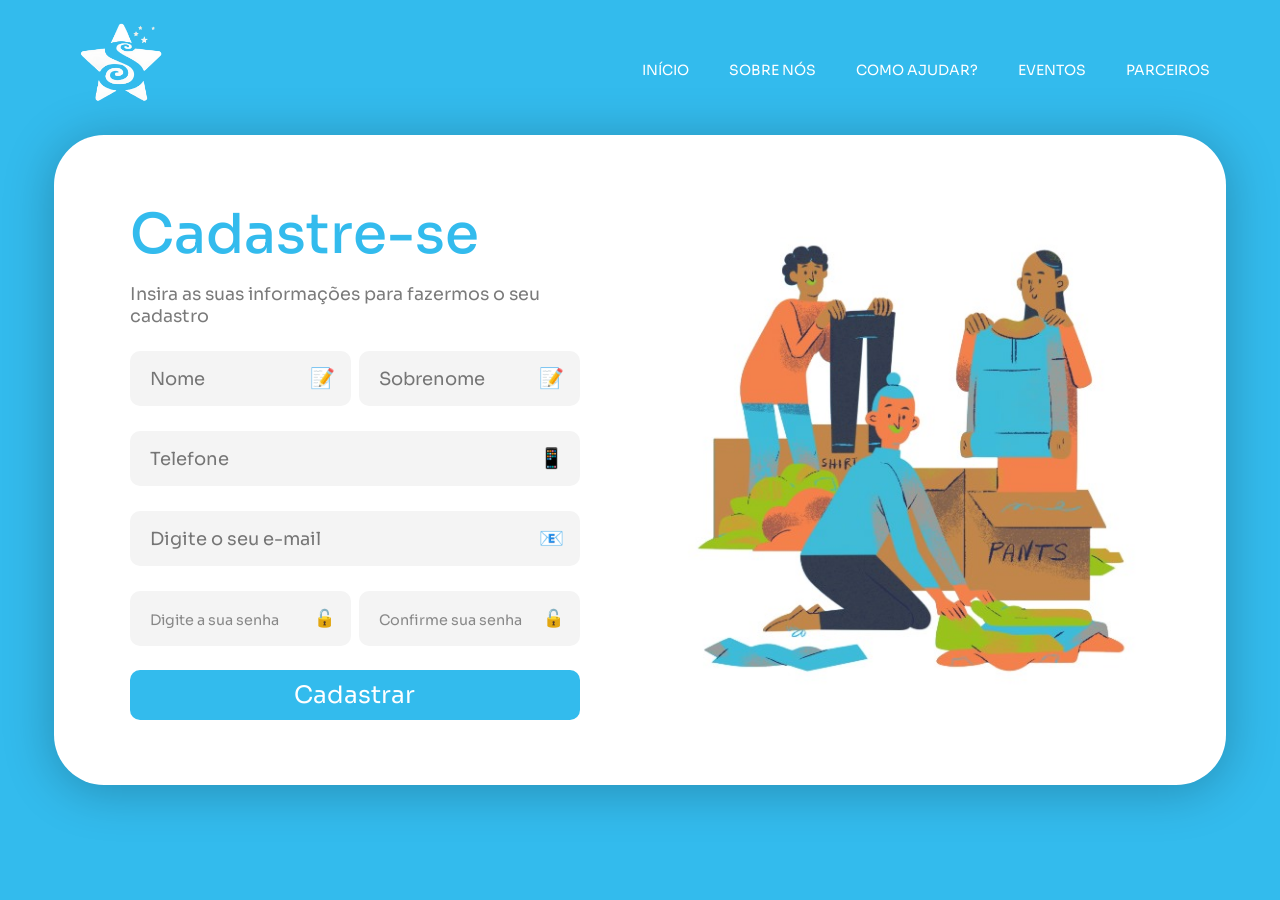
<file: src/cadastro.html>
<!DOCTYPE html>
<html lang="pt-BR">

<head>
    <meta charset="UTF-8">
    <meta name="viewport" content="width=device-width, initial-scale=1.0">
    <title>Cadastro</title>
    <link rel="stylesheet" href="cadastro.css">
    <link rel="stylesheet" href="https://cdnjs.cloudflare.com/ajax/libs/font-awesome/6.4.2/css/all.min.css"
        integrity="sha512-z3gLpd7yknf1YoNbCzqRKc4qyor8gaKU1qmn+CShxbuBusANI9QpRohGBreCFkKxLhei6S9CQXFEbbKuqLg0DA=="
        crossorigin="anonymous" referrerpolicy="no-referrer" />
    <link rel="shortcut icon" href="img/estrelacolorida.jpg" type="image/x-icon">
    <script src="https://api.mapbox.com/mapbox-gl-js/v2.14.1/mapbox-gl.js"></script>
    <link href='https://api.mapbox.com/mapbox-gl-js/v2.14.1/mapbox-gl.css' rel='stylesheet' />
    <link rel="stylesheet" href="https://cdn.jsdelivr.net/npm/bootstrap-icons@1.11.3/font/bootstrap-icons.min.css">
</head>

<body>
    <header>
        <div id="img-logo">
            <a href="index.html"><img src="imgensLogin/estrelaBranca.png" alt="logotipo" class="logotipo"></a>
        </div>
        <input type="checkbox" id="nav_check" hidden>
        <nav>
            <div class="logo">
                <div class="logo2">
                </div>
            </div>
            <ul>
                <li><a class="a-nav" href="index.html">INÍCIO</a></li>
                <li><a class="a-nav" href="index.html#quem-pode">SOBRE NÓS</a></li>
                <li><a class="a-nav" href="index.html#quem-somos">COMO AJUDAR?</a></li>
                <li><a class="a-nav" href="index.html#workshops-container">EVENTOS</a></li>
                <li><a class="a-nav" href="index.html#parceiros">PARCEIROS</a></li>
            </ul>
        </nav>
        <label for="nav_check" class="hamburguer">
            <div></div>
            <div></div>
            <div></div>
        </label>
    </header>
    <main>
        <section id="login">
            <section class="background">
                <div class="login-aside">
                    <h1>Cadastre-se</h1>
                    <p>Insira as suas informações para fazermos o seu cadastro</p>
                   
                    <section id="input-login">

                        <div class="name-container">
                            <div class="nome-wrapper">
                                <input id="nome" type="text" placeholder="Nome">
                                <button type="button" id="toggleNome" aria-label="Mostrar nome">📝</button>
                            </div>
                    
                            <div class="sobrenome-wrapper">
                                <input id="sobrenome" type="text" placeholder="Sobrenome">
                                <button type="button" id="toggleSobrenome" aria-label="Mostrar sobrenome">📝</button>
                            </div>
                        </div>

                        <div class="telefone-wrapper">
                            <input id="telefone" type="tel" placeholder="Telefone" autocomplete="tel" pattern="^\(d{2}\)\d{4,5}-\d{4}$">
                            <button type="button" id="toggleTelefone" aria-label="Mostrar telefone">
                                📱
                            </button>
                        </div>

                        <div class="email-wrapper">
                            <input id="email" type="email" placeholder="Digite o seu e-mail" autocomplete="email">
                            <button type="button" id="toggleEmail" aria-label="Mostrar email">
                                📧
                            </button>
                        </div>
                        
                        <div class="passwords-container">
                            <div class="password-wrapper">
                                <input id="password" type="password" placeholder="Digite a sua senha">
                                <button type="button" id="togglePassword" aria-label="Mostrar senha">🔓</button>
                            </div>
                            
                            <div class="passwordConfirme-wrapper">
                                <input id="passwordConfirme" type="password" placeholder="Confirme sua senha">
                                <button type="button" id="togglePasswordConfirme" aria-label="Mostrar senha">🔓</button>
                            </div>
                        </div>
                    </section>
                    <button id="button">
                        <span id="loadingIcon" style="display:none;">🔄</span>
                        Cadastrar
                    </button>
                    
                </div>
                <div class="login-img">
                </div>
            </section>
        </section>
    </main>
    
</body>
<script src="cadastro.js"></script>

</html>
</file>
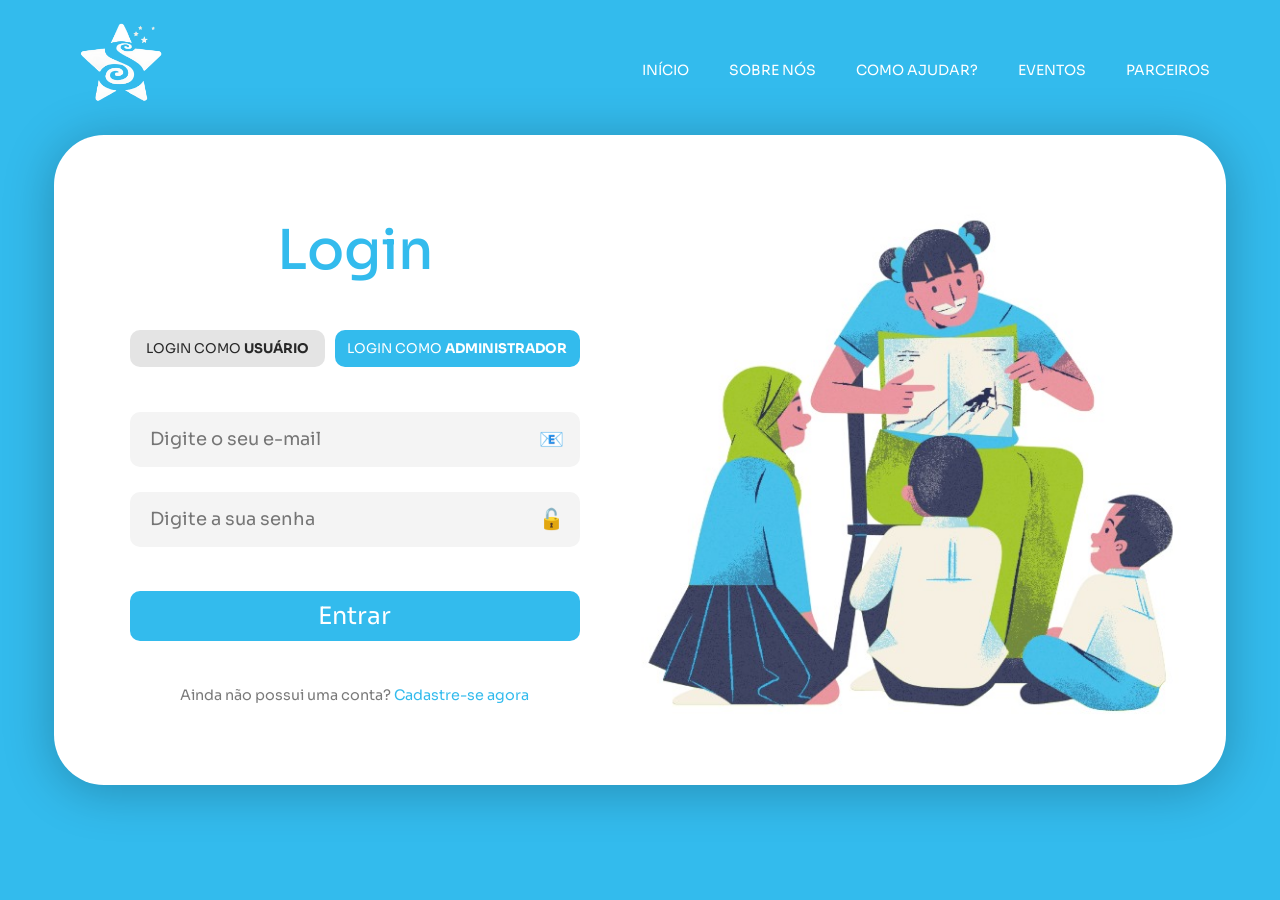
<file: src/loginAdm.html>
<!DOCTYPE html>
<html lang="pt-BR">

<head>
    <meta charset="UTF-8">
    <meta name="viewport" content="width=device-width, initial-scale=1.0">
    <title>Login de Administrador</title>
    <link rel="stylesheet" href="loginAdm.css">
    <link rel="stylesheet" href="https://cdnjs.cloudflare.com/ajax/libs/font-awesome/6.4.2/css/all.min.css"
        integrity="sha512-z3gLpd7yknf1YoNbCzqRKc4qyor8gaKU1qmn+CShxbuBusANI9QpRohGBreCFkKxLhei6S9CQXFEbbKuqLg0DA=="
        crossorigin="anonymous" referrerpolicy="no-referrer" />
    <link rel="shortcut icon" href="img/estrelacolorida.jpg" type="image/x-icon">
    <script src="https://api.mapbox.com/mapbox-gl-js/v2.14.1/mapbox-gl.js"></script>
    <link href='https://api.mapbox.com/mapbox-gl-js/v2.14.1/mapbox-gl.css' rel='stylesheet' />
    <link rel="stylesheet" href="https://cdn.jsdelivr.net/npm/bootstrap-icons@1.11.3/font/bootstrap-icons.min.css">
</head>

<body>
    <header>
        <div id="img-logo">
            <a href="index.html"><img src="imgensLogin/estrelaBranca.png" alt="logotipo" class="logotipo"></a>
        </div>
        <input type="checkbox" id="nav_check" hidden>
        <nav>
            <div class="logo">
                <div class="logo2">
                </div>
            </div>
            <ul>
                <li><a class="a-nav" href="index.html">INÍCIO</a></li>
                <li><a class="a-nav" href="index.html#quem-pode">SOBRE NÓS</a></li>
                <li><a class="a-nav" href="index.html#quem-somos">COMO AJUDAR?</a></li>
                <li><a class="a-nav" href="index.html#workshops-container">EVENTOS</a></li>
                <li><a class="a-nav" href="index.html#parceiros">PARCEIROS</a></li>
            </ul>
        </nav>
        <label for="nav_check" class="hamburguer">
            <div></div>
            <div></div>
            <div></div>
        </label>
    </header>
    <main>
        <section id="login">
            <section class="background">
                <div class="login-aside">
                    <h1>Login</h1>
                    <div class="login-button">
                        <button id="user-button"><a href="loginUsuario.html" class="login-b">LOGIN COMO <strong>USUÁRIO</strong></a></button>
                        <button id="adm-button"><a href="loginAdm.html">LOGIN COMO <strong>ADMINISTRADOR</strong></a></button>
                    </div>
                   
                    <section id="input-login">

                        <div class="email-wrapper">
                            <input id="email" type="email" placeholder="Digite o seu e-mail">
                            <button type="button" id="toggleEmail" aria-label="Mostrar email">
                                📧
                            </button>
                        </div>
                        
                        <div class="password-wrapper">
                            <input id="password" type="password" placeholder="Digite a sua senha">
                            <button type="button" id="togglePassword" aria-label="Mostrar senha">
                                🔓
                            </button>
                        </div>
                    </section>
                    <button id="button">Entrar</button>
                    <p>Ainda não possui uma conta? <a href="cadastro.html" id="cadastre">Cadastre-se agora</a></p>
                </div>
                <div class="login-img">
                </div>
            </section>
        </section>
    </main>
    
</body>
<script src="loginAdm.js"></script>

</html>
</file>
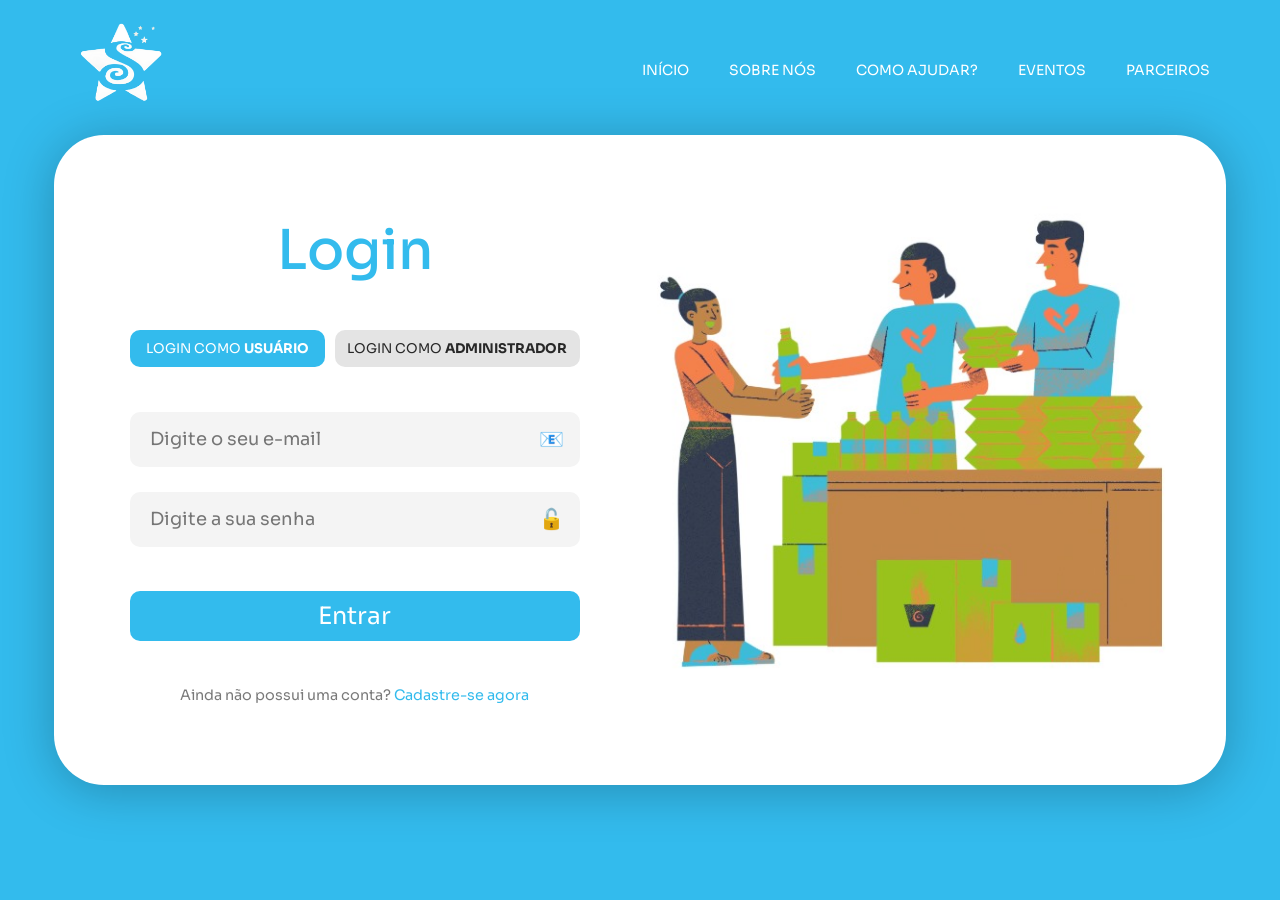
<file: src/loginUsuario.html>
<!DOCTYPE html>
<html lang="pt-BR">

<head>
    <meta charset="UTF-8">
    <meta name="viewport" content="width=device-width, initial-scale=1.0">
    <title>Login de Usuário</title>
    <link rel="stylesheet" href="loginUsuario.css">
    <link rel="stylesheet" href="https://cdnjs.cloudflare.com/ajax/libs/font-awesome/6.4.2/css/all.min.css"
        integrity="sha512-z3gLpd7yknf1YoNbCzqRKc4qyor8gaKU1qmn+CShxbuBusANI9QpRohGBreCFkKxLhei6S9CQXFEbbKuqLg0DA=="
        crossorigin="anonymous" referrerpolicy="no-referrer" />
    <link rel="shortcut icon" href="img/estrelacolorida.jpg" type="image/x-icon">
    <script src="https://api.mapbox.com/mapbox-gl-js/v2.14.1/mapbox-gl.js"></script>
    <link href='https://api.mapbox.com/mapbox-gl-js/v2.14.1/mapbox-gl.css' rel='stylesheet' />
    <link rel="stylesheet" href="https://cdn.jsdelivr.net/npm/bootstrap-icons@1.11.3/font/bootstrap-icons.min.css">
</head>

<body>
    <header>
        <div id="img-logo">
            <a href="index.html"><img src="imgensLogin/estrelaBranca.png" alt="logotipo" class="logotipo"></a>
        </div>
        <input type="checkbox" id="nav_check" hidden>
        <nav>
            <div class="logo">
                <div class="logo2">
                </div>
            </div>
            <ul>
                <li><a class="a-nav" href="index.html">INÍCIO</a></li>
                <li><a class="a-nav" href="index.html#quem-pode">SOBRE NÓS</a></li>
                <li><a class="a-nav" href="index.html#quem-somos">COMO AJUDAR?</a></li>
                <li><a class="a-nav" href="index.html#workshops-container">EVENTOS</a></li>
                <li><a class="a-nav" href="index.html#parceiros">PARCEIROS</a></li>
            </ul>
        </nav>
        <label for="nav_check" class="hamburguer">
            <div></div>
            <div></div>
            <div></div>
        </label>
    </header>
    <main>
        <section id="login">
            <section class="background">
                <div class="login-aside">
                    <h1>Login</h1>
                    <div class="login-button">
                        <button id="user-button"><a href="loginUsuario.css" class="login-b">LOGIN COMO <strong>USUÁRIO</strong></a></button>
                        <button id="adm-button"><a href="loginAdm.html">LOGIN COMO <strong>ADMINISTRADOR</strong></a></button>
                    </div>
                   
                    <section id="input-login">

                        <div class="email-wrapper">
                            <input id="email" type="email" placeholder="Digite o seu e-mail">
                            <button type="button" id="toggleEmail" aria-label="Mostrar email">
                                📧
                            </button>
                        </div>
                        
                        <div class="password-wrapper">
                            <input id="password" type="password" placeholder="Digite a sua senha">
                            <button type="button" id="togglePassword" aria-label="Mostrar senha">
                                🔓
                            </button>
                        </div>
                    </section>
                    <button id="button">Entrar</button>
                    <p>Ainda não possui uma conta? <a href="cadastro.html" id="cadastre">Cadastre-se agora</a></p>
                </div>
                <div class="login-img">
                </div>
            </section>
        </section>
    </main>
    
</body>
<script src="loginUsuario.js"></script>

</html>
</file>
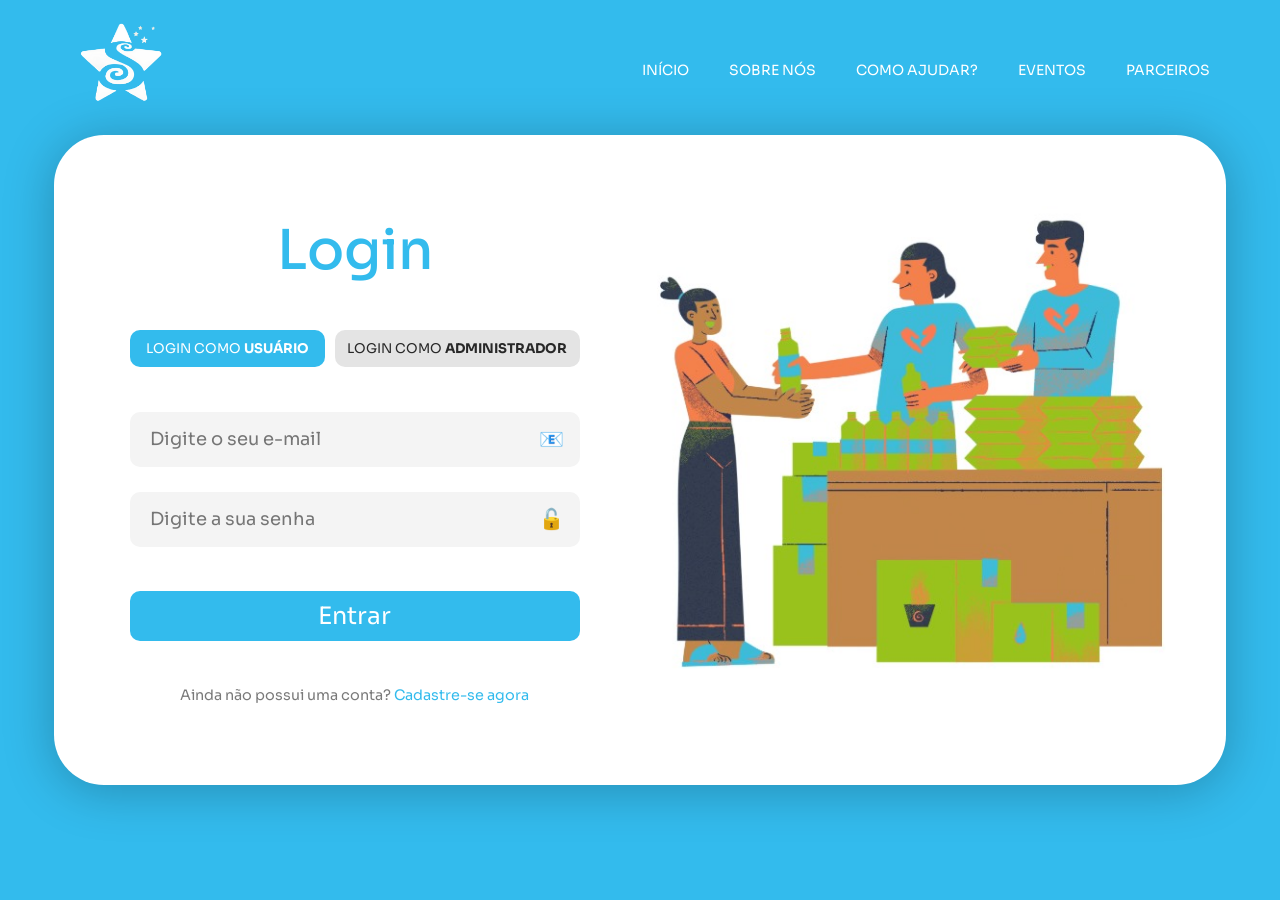
<file: src/perfil.html>
<!DOCTYPE html>
<html lang="pt-br">

<head>
    <meta charset="UTF-8">
    <meta name="viewport" content="width=device-width, initial-scale=1.0">
    <title>Perfil</title>
    <link rel="stylesheet" href="perfil.css">
    <link rel="stylesheet" href="https://cdnjs.cloudflare.com/ajax/libs/font-awesome/6.4.2/css/all.min.css"
        integrity="sha512-z3gLpd7yknf1YoNbCzqRKc4qyor8gaKU1qmn+CShxbuBusANI9QpRohGBreCFkKxLhei6S9CQXFEbbKuqLg0DA=="
        crossorigin="anonymous" referrerpolicy="no-referrer" />
    <link rel="shortcut icon" href="img/estrelacolorida.jpg" type="image/x-icon">

</head>

<body>

    <div id="flex">
        <aside id="info">
            <a href="index.html"><img src="img/Logo (1).png" id="logo"></a>

            <section id="functions">
                <div class="main-container">
                    <div class="item user-info">
                        <img src="img/imagem-do-usuario-com-fundo-preto.png" id="user_photo">
                        <h1 id="nome_usuario">Nome do Usuário</h1>
                    </div>
                    <a href="perfil.html">
                        <div class="item">
                            <img src="img/perfil_fechado.png" alt="Imagem 1">
                            <h3 id="negrito">Perfil</h3>
                        </div>
                    </a>
                    <a href="solicitarEvento.html">
                        <div class="item">
                            <img src="img/solicitar (1).png" alt="Imagem 2">
                            <h3>Solicitar evento</h3>
                        </div>
                    </a>
                    <a href="status.html">
                        <div class="item">
                            <img src="img/status-do-projeto (1).png" alt="Imagem 3">
                            <h3>Status de solicitação</h3>
                        </div>
                    </a>
                    <a href="index.html">
                        <div class="item" id="sair">
                            <img src="img/sair.png" alt="Imagem 5">
                            <h3>Sair</h3>
                        </div>
                    </a>
                </div>
            </section>

        </aside>
        <main>

            <div class="container">
                <div class="form">
                    <form action="#">
                        <div class="form-header">
                            <div class="sair">
                                <a href="index.html">
                                    <i class="fa-solid fa-arrow-left"></i>
                                </a>
                                
                                <h1>Perfil</h1>
                            </div>

                        </div>
                        <div id="infoPerfil">
                            <img src="img/imagem-do-usuario-com-fundo-preto.png" id="userfoto">
                        </div>
                        <div class="input-group">
                            <div class="input-box">
                                <label for="name">Nome</label>
                                <input id="nome" type="text" name="name" readonly>
                            </div>
                            <div class="input-box">
                                <label for="name">Sobrenome</label>
                                <input id="sobrenome" type="text" name="name"  readonly>
                            </div>

                            <div class="input-box">
                                <label for="email">Email</label>
                                <input id="email" type="email" name="email"  readonly>
                            </div>

                            <div class="input-box">
                                <label for="tel">Telefone</label>
                                <input id="telefone" type="tel" name="data"  readonly>
                            </div>

                        </div>

                        <div class="button-container">
                            <button class="btn editar">EDITAR</button>
                            <button class="btn salvar">SALVAR</button>
                        </div>

                    </form>
                </div>
            </div>

        </main>

    </div>
   
    <script src="perfil.js"></script>

    <footer>
        <h3>© 2024 ONG Solidariedade. Todos os direitos reservados.</h3>
    </footer>

</body>
<script>
    document.getElementById('sair').addEventListener('click', function(event) {
        // Previne o comportamento padrão do link
        event.preventDefault();

        // Remover o token do localStorage
        localStorage.removeItem('token'); // ou sessionStorage.removeItem('token') se for o caso

        // Redirecionar para a página de login
        window.location.href = 'index.html'; // Ou qualquer página de login
    });
</script>

</html>
</file>
<file: src/cadastro.css>
@import url('https://fonts.googleapis.com/css2?family=Sora:wght@100;300;400;500;700;800&display=swap');

*{
    margin: 0;
    font-family: 'Sora', sans-serif;
}

html{
    background-color:#33BBED;
}

.login-b{
    color: white;
    text-decoration: none;
}
#adm-button a{
    text-decoration: none;
    color: #282828;
}
.logotipo {
    width: 200px;
}

#logo {
    width: 125px;
    height: 49px;
}



header {
    position: absolute;
    display: flex;
    justify-content: space-between;
    align-items: center;
    width: 100%;
    z-index: 2;
    margin-top: 20px;
    
}

#img-logo{
    margin-left: 30px;
}

nav ul {
    margin-top: 7px;
    display: flex;
    align-items: center;
    margin-right: 50px;
}

.a-nav{
    font-size: 14px;
}

nav ul li a {
    color: white;
    text-decoration: none;
    padding: 0 20px;
}

nav ul li {
    list-style-type: none;
}



.hamburguer {
    display: none;
    height: fit-content;
    cursor: pointer;
    padding: 3px 8px;
    border-radius: 5px;
    transition: 0.5s;
}

.hamburguer div {
    width: 30px;
    height: 2px;
    margin: 6px 0;
    background-color: white;
    cursor: pointer;
}

.login{
    display: flex;
    gap: 30px;
    margin-right: 55px;
    margin-left: 50px;
}

#entrar {
    font-size: 17px;
    background: none;
    border: none;
    color: white;
    cursor: pointer;
}

#entrar a{
    color: white;
    text-decoration: none;
}

#cadastro a{
    color:#232323;
    text-decoration: none;
}

#cadastro {
    width: 150px;
    font-size: 17px;
    background: white;
    padding: 10px;
    border: none;
    border-radius: 30px;
    color: #232323;
    cursor: pointer;
}

p {
    color: #7A7A7A;
    font-size: 1.1rem;
    text-align: center;
}
  
p a {
    color: #33BBED;
    text-decoration: none;
}

.passwords-container {
    display: flex;
    gap: 0.5rem; /* Espaçamento entre os campos */
}

.password-wrapper, .passwordConfirme-wrapper {
    position: relative;
    display: flex;
    align-items: center;
    flex: 1; /* Divide o espaço igualmente entre os campos */
}



.password-wrapper input, .passwordConfirme-wrapper input {
    width: 100%;
    padding-right: 40px; /* Espaço para o ícone */
}

#togglePassword, #togglePasswordConfirme {
    position: absolute;
    right: 10px;
    background: none;
    border: none;
    cursor: pointer;
    font-size: 17px;
}



.email-wrapper {
    position: relative;
    display: flex;
    align-items: center;
}

#email {
    padding-right: 40px; /* Espaço para o ícone */
    
}

#toggleEmail {
    position: absolute;
    right: 10px;
    background: none;
    border: none;
    cursor: pointer;
    font-size: 20px; /* Aumenta o tamanho do ícone */
}

.telefone-wrapper {
    position: relative;
    display: flex;
    align-items: center;
}

#telefone {
    padding-right: 40px; /* Espaço para o ícone */
    
}

#toggleTelefone {
    position: absolute;
    right: 10px;
    background: none;
    border: none;
    cursor: pointer;
    font-size: 20px; /* Aumenta o tamanho do ícone */
}


.name-container {
    display: flex;
    gap: 0.5rem; /* Espaçamento entre os campos */
}

.nome-wrapper, .sobrenome-wrapper {
    position: relative;
    display: flex;
    align-items: center;
    flex: 1; /* Divide o espaço igualmente entre os campos */
}

.nome-wrapper input, .sobrenome-wrapper input {
    width: 100%;
    padding-right: 40px; /* Espaço para o ícone */
}

#toggleNome, #toggleSobrenome {
    position: absolute;
    right: 10px;
    background: none;
    border: none;
    cursor: pointer;
    font-size: 20px; /* Tamanho do ícone */
}




@media (min-width: 1200px) {
/*Aqui começa o código do main*/


#login{
    padding: 5px 54px;
    display: block;
    margin: auto;
}

.background{

    
    margin-top: 130px;
    background-color: white;
    width: 100%;
    height: 650px;
    border-radius: 50px;
    box-shadow: 0px 5px 50px 0px rgba(0, 0, 0, 0.25);
    display: flex;
    justify-content: space-around;
    align-items: center;
    border: 30px;


}

.login-aside{
    display: flex;
    flex-direction: column;
    justify-content: space-between;
    height: 80%;
    width: 450px;
    max-width: 100%;
    padding-left: 60px;
    
}

.login-aside h1{
    color: #33BBED;
    text-align: left;
    font-size: 55px;
    font-weight: 500;
    margin-bottom: -10px;
}

.login-aside p{
    color: #7A7A7A;
    text-align: left;
}

.divisor{
    display: flex;
    justify-content: space-between;
    align-items: center;
}

.line{
    background-color: #D1D1D1;
    height: 1.5px;
    width: 35%;
}

.login-button{
    display: flex;
    justify-content: space-between;
    align-items: center;
    gap: 10px;
}

#user-button{
    border: none;
    border-radius: 10px;
    background-color: #33BBED;
    color: white;
    width: 200px;
    padding: 10px;
}

#adm-button{
    border: none;
    border-radius: 10px;
    background-color: #E4E4E4;
    color: #282828;
    width: 250px;
    padding: 10px;
}

#adm-button:hover {
    transform: scale(1.02);
    
    
}
  
#user-button:hover {
    transform: scale(1.02);
    
    
}
  

  

.entrar-com{
    display: flex;
    align-items: center;
    justify-content: space-between;
    gap: 10px;
}

.meios-de-entrar{
    border: 1px solid #D2D2D2;
    border-radius: 10px;
    background: none;
    padding: 20px;
    width: 150px;
    height: 65px;
    object-fit: contain;
}

.continue{
    text-align: center;
}

#input-login{
    display: flex;
    flex-direction: column;
    gap: 25px;
}

#input-login input{
    border: none;
    width: 96.5%;
    height: 15px;
    padding: 20px 20px;
    padding-right: 50px;
    border-radius: 10px;
    background: #F4F4F4;
    font-size: 18px;
    outline: none;
}

#password::placeholder,
#passwordConfirme::placeholder {
    font-size: 0.9rem; /* Ajuste o tamanho conforme desejado */
    color: #888; /* Ajuste a cor se necessário */
}

#button{
    border: none;
    border-radius: 10px;
    padding: 10px;
    background-color: #33BBED;
    color: white;
    font-size: 24px;
    width: 100%;
}



#button:hover {
  transform: scale(1.02);
  
}

#cadastre:hover{
    text-decoration: underline;

}



.login-img{
    background: url(imgensLogin/cadastroimg.jpg);
    width: 600px;
    height: 600px;
    background-size: cover;
    background-repeat: no-repeat;
    border-radius: 50px;
}




}

@media (max-width: 1200px) and (min-width: 600px) {
    /*Aqui inicia o código do cabeçalho*/

    .logotipo {
        width: 180px;
        margin-left: -20px;
        
    }

    nav {
        position: fixed;
        left: -300px;
        top: 0;
        z-index: 15;
        width: 280px;
        height: 100%;
        background-color: white;
        transition: 0.5s;
        box-shadow: 2px 0 20px 0 rgb(0, 0, 0, 0.5);
        
    }

    .a-nav{
        color: #232323;
        font-weight: 500;
        padding: 0;
    }

    #nav_check:checked~nav {
        left: 0;
    }

    .logo2 {
        height: 39px;
        width: 100px;
        background: url(imgensLogin/estrelaBranca.png);
        background-size: cover;
    }

    nav .logo {
        display: block;
        height: 70px;
        display: flex;
        align-items: center;
        margin-left: 20px;
    }

    nav ul {
        display: flex;
        flex-direction: column;
        padding: 0 20px;
    }

    nav ul li {
        padding: 10px 0;
        width: 100%;
        cursor: pointer;
    }


    .hamburguer {
        display: block;
        margin-right: 55px;
    }

    .login{
        display: flex;
        flex-direction: column;
        gap: 10px;
        width: 100%;
        margin: 200px 0px 0px 0px;
    }
    
    #entrar a{
        color: white;
        text-decoration: none;
    }

    #cadastro a{
        color: white;
        text-decoration: none;
    }
    
    #cadastro {
        width: 230px;
        font-size: 17px;
        padding: 10px;
        border: none;
        border-radius: 30px;
        cursor: pointer;
        background-color: #33BBED;
    }

    #entrar {
        width: 230px;
        font-size: 17px;
        padding: 10px;
        border: none;
        border-radius: 30px;
        cursor: pointer;
        background-color: #33BBED
    }

/*Aqui começa o código do main*/

#login{
    padding-top: 10px;
    padding-bottom: 10px;
    padding-left: 45px;
    padding-right: 70px;
    display: block;
    margin: auto;
}

.background{
    margin-top: 100px;
    background-color: white;
    width: 90%;
    height: 700px;
    border-radius: 30px;
    box-shadow: 0px 5px 50px 0px rgba(0, 0, 0, 0.25);
    display: flex;
    justify-content: space-around;
    align-items: center;
    flex-direction: column;
    border: 30px;
    padding-right: 50px;
    padding-left: 50px;
    padding-top: 20px;
    margin-top: 110px;
}

.login-aside{
    display: flex;
    flex-direction: column;
    justify-content: space-between;
    height: 90%;
    max-width: 100%;
}

.login-aside h1{
    color: #33BBED;
    text-align: left;
    font-size: 50px;
    margin-bottom: -25px;
}

.login-aside p{
    text-align: left;
    color: #7A7A7A;;
    font-size: 30px;
}

.divisor{
    display: flex;
    justify-content: space-between;
    align-items: center;
}

.line{
    background-color: #D1D1D1;
    height: 1.5px;
    width: 35%;
}

.login-button{
    display: flex;
    justify-content: space-between;
    align-items: center;
    gap: 10px;
}

#user-button{
    border: none;
    border-radius: 10px;
    background-color: #33BBED;
    color: white;
    width: 250px;
    padding: 10px;
}

#adm-button{
    border: none;
    border-radius: 10px;
    background-color: #E4E4E4;
    color: #282828;
    width: 250px;
    padding: 10px;
}

#adm-button:hover {
    transform: scale(1.02);
    
    
}
  
#user-button:hover {
    transform: scale(1.02);
    
    
}

.entrar-com{
    display: flex;
    align-items: center;
    justify-content: space-between;
    gap: 10px;
}

.meios-de-entrar{
    border: 1px solid #D2D2D2;
    border-radius: 10px;
    background: none;
    padding: 20px;
    width: 150px;
    height: 65px;
    object-fit: contain;
}

.continue{
    text-align: center;
}

#input-login{
    display: flex;
    flex-direction: column;
    
    gap: 15px;
}

#input-login input{
    border: none;
    width: 96.5%;
    padding: 20px 20px;
    padding-right: 55px;
    border-radius: 10px;
    background: #F4F4F4;
    font-size: 24px;
    outline: none;
}

#password::placeholder,
#passwordConfirme::placeholder {
    font-size: 1.3rem; /* Ajuste o tamanho conforme desejado */
    color: #888; /* Ajuste a cor se necessário */
}

#button{
    border: none;
    border-radius: 10px;
    padding: 15px;
    background-color: #33BBED;
    color: white;
    font-size: 30px;
    width: 100%;
}


#button:hover {
    transform: scale(1.02);
}
  
#cadastre:hover{
      text-decoration: underline;
  
}


#togglePassword, #togglePasswordConfirme {
    position: absolute;
    right: 10px;
    background: none;
    border: none;
    cursor: pointer;
    font-size: 30px;
}




#toggleEmail {
    position: absolute;
    right: 10px;
    background: none;
    border: none;
    cursor: pointer;
    font-size: 30px; /* Aumenta o tamanho do ícone */
}



#toggleTelefone {
    position: absolute;
    right: 10px;
    background: none;
    border: none;
    cursor: pointer;
    font-size: 30px; /* Aumenta o tamanho do ícone */
}






#toggleNome, #toggleSobrenome {
    position: absolute;
    right: 10px;
    background: none;
    border: none;
    cursor: pointer;
    font-size: 30px; /* Tamanho do ícone */
}




}

@media (max-width: 600px) and (min-width: 200px) {
    /*Aqui inicia o código do cabeçalho*/

    .logotipo {
        width: 150px;
        margin-left: -20px;
    }

    nav {
        position: fixed;
        left: -300px;
        top: 0;
        z-index: 15;
        width: 280px;
        height: 100%;
        background-color: white;
        transition: 0.5s;
        box-shadow: 2px 0 20px 0 rgb(0, 0, 0, 0.5);
    }

    .a-nav{
        color: #232323;
        font-weight: 500;
        padding: 0;
    }

    #nav_check:checked~nav {
        left: 0;
    }

    .logo2 {
        height: 39px;
        width: 100px;
        background: url(img/LOGO-COLORIDO.png);
        background-size: cover;
    }

    nav .logo {
        display: block;
        height: 70px;
        display: flex;
        align-items: center;
        margin-left: 20px;
    }

    nav ul {
        display: flex;
        flex-direction: column;
        padding: 0 20px;
    }

    nav ul li {
        padding: 10px 0;
        width: 100%;
        cursor: pointer;
    }


    .hamburguer {
        display: block;
        margin-right: 55px;
    }

    .login{
        display: flex;
        flex-direction: column;
        gap: 10px;
        width: 100%;
        margin: 200px 0px 0px 0px;
    }
    
    #entrar a{
        color: white;
        text-decoration: none;
    }

    #cadastro a{
        color: white;
        text-decoration: none;
    }
    
    #cadastro {
        width: 230px;
        font-size: 17px;
        padding: 10px;
        border: none;
        border-radius: 30px;
        cursor: pointer;
        background-color: #e20001;
    }

    #entrar {
        width: 230px;
        font-size: 17px;
        padding: 10px;
        border: none;
        border-radius: 30px;
        cursor: pointer;
        background-color: #e20001;
    }


/*Aqui começa o código do main*/

#login{
    padding-top: 10px;
    padding-bottom: 10px;
    padding-left: 30px;
    padding-right: 70px;
    display: block;
    margin: auto;
}

.background{
    margin-top: 100px;
    background-color: white;
    width: 100%;
    height: 450px;
    border-radius: 30px;
    box-shadow: 0px 5px 50px 0px rgba(0, 0, 0, 0.25);
    display: flex;
    justify-content: space-around;
    align-items: center;
    flex-direction: column;
    border: 30px;
    padding-right: 20px;
    padding-left: 20px;
    padding-top: 20px;
   
}

.login-aside{
    display: flex;
    flex-direction: column;
    justify-content: space-between;
    height: 90%;
    max-width: 100%;
}

.login-aside h1{
    color: #33BBED;
    text-align: left;
    font-size: 30px;
    margin-bottom: -10px;
}

.login-aside p{
    color: #7A7A7A;
    font-size: 1.0rem;
    text-align: left;
}

.divisor{
    display: flex;
    justify-content: space-between;
    align-items: center;
}

.line{
    background-color: #D1D1D1;
    height: 1.5px;
    width: 30%;
}

.login-button{
    display: flex;
    justify-content: space-between;
    align-items: center;
    gap: 10px;
}

#user-button{
    border: none;
    border-radius: 10px;
    background-color: #33BBED;
    color: white;
    width: 250px;
    padding: 10px;
}

#adm-button{
    border: none;
    border-radius: 10px;
    background-color: #E4E4E4;
    color: #282828;
    width: 250px;
    padding: 10px;
}

#adm-button:hover {
    transform: scale(1.02);
    
    
}
  
#user-button:hover {
    transform: scale(1.02);
    
    
}


.entrar-com{
    display: flex;
    align-items: center;
    justify-content: space-between;
    gap: 10px;
}

.meios-de-entrar{
    border: 1px solid #D2D2D2;
    border-radius: 10px;
    background: none;
    padding: 20px;
    width: 150px;
    height: 65px;
    object-fit: contain;
}

.continue{
    text-align: center;
}

#input-login{
    display: flex;
    flex-direction: column;
    gap: 15px;
}

#input-login input{
    border: none;
    width: 96.5%;
    padding: 14px 15px;
    padding-right: 50px;
    border-radius: 10px;
    background: #F4F4F4;
    font-size: 15px;
    outline: none;
    
}


#button{
    border: none;
    border-radius: 10px;
    padding: 10px;
    background-color: #33BBED;
    color: white;
    font-size: 24px;
    width: 100%;
}


#button:hover {
    transform: scale(1.02);
    
}
  
#cadastre:hover{
      text-decoration: underline;
  
}
  

.passwords-container {
    display: flex;
    gap: 0.5rem; /* Espaçamento entre os campos */
}

.password-wrapper, .passwordConfirme-wrapper {
    position: relative;
    display: flex;
    align-items: center;
    flex: 1; /* Divide o espaço igualmente entre os campos */
}



.password-wrapper input, .passwordConfirme-wrapper input {
    width: 100%;
    padding-right: 40px; /* Espaço para o ícone */
}

#togglePassword, #togglePasswordConfirme {
    position: absolute;
    right: 10px;
    background: none;
    border: none;
    cursor: pointer;
    font-size: 15px;
}



.email-wrapper {
    position: relative;
    display: flex;
    align-items: center;
}

#email {
    padding-right: 40px; /* Espaço para o ícone */
    
}

#toggleEmail {
    position: absolute;
    right: 10px;
    background: none;
    border: none;
    cursor: pointer;
    font-size: 15px; /* Aumenta o tamanho do ícone */
}

.telefone-wrapper {
    position: relative;
    display: flex;
    align-items: center;
}

#telefone {
    padding-right: 40px; /* Espaço para o ícone */
    
}

#toggleTelefone {
    position: absolute;
    right: 10px;
    background: none;
    border: none;
    cursor: pointer;
    font-size: 15px; /* Aumenta o tamanho do ícone */
}


.name-container {
    display: flex;
    gap: 0.5rem; /* Espaçamento entre os campos */
}

.nome-wrapper, .sobrenome-wrapper {
    position: relative;
    display: flex;
    align-items: center;
    flex: 1; /* Divide o espaço igualmente entre os campos */
}

.nome-wrapper input, .sobrenome-wrapper input {
    width: 100%;
    padding-right: 40px; /* Espaço para o ícone */
}

#toggleNome, #toggleSobrenome {
    position: absolute;
    right: 10px;
    background: none;
    border: none;
    cursor: pointer;
    font-size: 15px; /* Tamanho do ícone */
}

#password::placeholder,
#passwordConfirme::placeholder {
    font-size: 0.7rem; /* Ajuste o tamanho conforme desejado */
    color: #888; /* Ajuste a cor se necessário */
}

}
</file>
<file: src/loginAdm.css>
@import url('https://fonts.googleapis.com/css2?family=Sora:wght@100;300;400;500;700;800&display=swap');

*{
    margin: 0;
    font-family: 'Sora', sans-serif;
}

html{
    background-color:#33BBED;
}

.login-b{
    color: #282828;
    text-decoration: none;
}
#adm-button a{
    text-decoration: none;
    color: white;
}
.logotipo {
    width: 200px;
}

#logo {
    width: 125px;
    height: 49px;
}



header {
    position: absolute;
    display: flex;
    justify-content: space-between;
    align-items: center;
    width: 100%;
    z-index: 2;
    margin-top: 20px;
    
}

#img-logo{
    margin-left: 30px;
}

nav ul {
    margin-top: 7px;
    display: flex;
    align-items: center;
    margin-right: 50px;
}

.a-nav{
    font-size: 14px;
}

nav ul li a {
    color: white;
    text-decoration: none;
    padding: 0 20px;
}

nav ul li {
    list-style-type: none;
}



.hamburguer {
    display: none;
    height: fit-content;
    cursor: pointer;
    padding: 3px 8px;
    border-radius: 5px;
    transition: 0.5s;
}

.hamburguer div {
    width: 30px;
    height: 2px;
    margin: 6px 0;
    background-color: white;
    cursor: pointer;
}

.login{
    display: flex;
    gap: 30px;
    margin-right: 55px;
    margin-left: 50px;
}

#entrar {
    font-size: 17px;
    background: none;
    border: none;
    color: white;
    cursor: pointer;
}

#entrar a{
    color: white;
    text-decoration: none;
}

#cadastro a{
    color:#232323;
    text-decoration: none;
}

#cadastro {
    width: 150px;
    font-size: 17px;
    background: white;
    padding: 10px;
    border: none;
    border-radius: 30px;
    color: #232323;
    cursor: pointer;
}

p {
    color: #7A7A7A;
    font-size: 0.9rem;
    text-align: center;
}
  
p a {
    color: #33BBED;
    text-decoration: none;
}

.password-wrapper {
    position: relative;
    display: flex;
    align-items: center;
}

#password {
    padding-right: 40px; /* Espaço para o ícone */
}

#togglePassword {
    position: absolute;
    right: 10px;
    background: none;
    border: none;
    cursor: pointer;
    font-size: 20px; /* Aumenta o tamanho do ícone */
}


.email-wrapper {
    position: relative;
    display: flex;
    align-items: center;
}

#email {
    padding-right: 40px; /* Espaço para o ícone */
    
}

#toggleEmail {
    position: absolute;
    right: 10px;
    background: none;
    border: none;
    cursor: pointer;
    font-size: 20px; /* Aumenta o tamanho do ícone */
}



@media (min-width: 1200px) {
/*Aqui começa o código do main*/


#login{
    padding: 5px 54px;
    display: block;
    margin: auto;
}

.background{

    
    margin-top: 130px;
    background-color: white;
    width: 100%;
    height: 650px;
    border-radius: 50px;
    box-shadow: 0px 5px 50px 0px rgba(0, 0, 0, 0.25);
    display: flex;
    justify-content: space-around;
    align-items: center;
    border: 30px;


}

.login-aside{
    display: flex;
    flex-direction: column;
    justify-content: space-between;
    height: 75%;
    width: 450px;
    max-width: 100%;
    padding-left: 60px;
    
}

.login-aside h1{
    color: #33BBED;
    text-align: center;
    font-size: 55px;
    font-weight: 500;
    
}

.login-aside p{
    color: #7A7A7A;;
}

.divisor{
    display: flex;
    justify-content: space-between;
    align-items: center;
}

.line{
    background-color: #D1D1D1;
    height: 1.5px;
    width: 35%;
}

.login-button{
    display: flex;
    justify-content: space-between;
    align-items: center;
    gap: 10px;
}

#user-button{
    border: none;
    border-radius: 10px;
    background-color: #E4E4E4;
    color: #282828;
    width: 200px;
    padding: 10px;
}

#adm-button{
    border: none;
    border-radius: 10px;
    background-color: #33BBED;
    color: white;
    width: 250px;
    padding: 10px;
}

#adm-button:hover {
    transform: scale(1.02);
    
    
}
  
#user-button:hover {
    transform: scale(1.02);
    
    
}
  

  

.entrar-com{
    display: flex;
    align-items: center;
    justify-content: space-between;
    gap: 10px;
}

.meios-de-entrar{
    border: 1px solid #D2D2D2;
    border-radius: 10px;
    background: none;
    padding: 20px;
    width: 150px;
    height: 65px;
    object-fit: contain;
}

.continue{
    text-align: center;
}

#input-login{
    display: flex;
    flex-direction: column;
    gap: 25px;
}

#input-login input{
    border: none;
    width: 96.5%;
    height: 15px;
    padding-right: 80px;
    padding: 20px 20px;
    padding-right: 50px;
    border-radius: 10px;
    background: #F4F4F4;
    font-size: 18px;
    outline: none;
}


#button{
    border: none;
    border-radius: 10px;
    padding: 10px;
    background-color: #33BBED;
    color: white;
    font-size: 24px;
    width: 100%;
}



#button:hover {
  transform: scale(1.02);
  
}

#cadastre:hover{
    text-decoration: underline;

}



.login-img{
    background: url(imgensLogin/loginAdmimagem.jpg);
    width: 600px;
    height: 600px;
    background-size: cover;
    background-repeat: no-repeat;
    border-radius: 50px;
}




}

@media (max-width: 1200px) and (min-width: 600px) {
    /*Aqui inicia o código do cabeçalho*/

    .logotipo {
        width: 180px;
        margin-left: -20px;
        
    }

    nav {
        position: fixed;
        left: -300px;
        top: 0;
        z-index: 15;
        width: 280px;
        height: 100%;
        background-color: white;
        transition: 0.5s;
        box-shadow: 2px 0 20px 0 rgb(0, 0, 0, 0.5);
        
    }

    .a-nav{
        color: #232323;
        font-weight: 500;
        padding: 0;
    }

    #nav_check:checked~nav {
        left: 0;
    }

    .logo2 {
        height: 39px;
        width: 100px;
        background: url(imgensLogin/estrelaBranca.png);
        background-size: cover;
    }

    nav .logo {
        display: block;
        height: 70px;
        display: flex;
        align-items: center;
        margin-left: 20px;
    }

    nav ul {
        display: flex;
        flex-direction: column;
        padding: 0 20px;
    }

    nav ul li {
        padding: 10px 0;
        width: 100%;
        cursor: pointer;
    }


    .hamburguer {
        display: block;
        margin-right: 55px;
    }

    .login{
        display: flex;
        flex-direction: column;
        gap: 10px;
        width: 100%;
        margin: 200px 0px 0px 0px;
    }
    
    #entrar a{
        color: white;
        text-decoration: none;
    }

    #cadastro a{
        color: white;
        text-decoration: none;
    }
    
    #cadastro {
        width: 230px;
        font-size: 17px;
        padding: 10px;
        border: none;
        border-radius: 30px;
        cursor: pointer;
        background-color: #33BBED;
    }

    #entrar {
        width: 230px;
        font-size: 17px;
        padding: 10px;
        border: none;
        border-radius: 30px;
        cursor: pointer;
        background-color: #33BBED
    }

/*Aqui começa o código do main*/

#login{
    padding-top: 10px;
    padding-bottom: 10px;
    padding-left: 45px;
    padding-right: 55px;
    display: block;
    margin: auto;
}

.background{
    margin-top: 100px;
    background-color: white;
    width: 90%;
    height: 700px;
    border-radius: 30px;
    box-shadow: 0px 5px 50px 0px rgba(0, 0, 0, 0.25);
    display: flex;
    justify-content: space-around;
    align-items: center;
    flex-direction: column;
    border: 30px;
    padding-right: 50px;
    padding-left: 50px;
    padding-top: 20px;
    margin-top: 110px;
}

.login-aside{
    display: flex;
    flex-direction: column;
    justify-content: space-between;
    height: 90%;
    max-width: 100%;
}

.login-aside h1{
    color: #33BBED;
    text-align: center;
    font-size: 70px;
    margin-bottom: 0px;
    margin-top: 30px;
}

.login-aside p{
    color: #7A7A7A;;
}

p {
    color: #7A7A7A;
    font-size: 1.3rem;
    text-align: center;
}

.divisor{
    display: flex;
    justify-content: space-between;
    align-items: center;
}

.line{
    background-color: #D1D1D1;
    height: 1.5px;
    width: 35%;
}

.login-button{
    display: flex;
    justify-content: space-between;
    align-items: center;
    gap: 10px;
}

#user-button{
    border: none;
    border-radius: 10px;
    background-color: #E4E4E4;
    color: #282828;
    width: 250px;
    padding: 10px;
}

#adm-button{
    border: none;
    border-radius: 10px;
    background-color: #33BBED;
    color: white;
    width: 250px;
    padding: 10px;
}

#adm-button:hover {
    transform: scale(1.02);
    
    
}
  
#user-button:hover {
    transform: scale(1.02);
    
    
}

.entrar-com{
    display: flex;
    align-items: center;
    justify-content: space-between;
    gap: 10px;
}

.meios-de-entrar{
    border: 1px solid #D2D2D2;
    border-radius: 10px;
    background: none;
    padding: 20px;
    width: 150px;
    height: 65px;
    object-fit: contain;
}

.continue{
    text-align: center;
}

#input-login{
    display: flex;
    flex-direction: column;
    
    gap: 15px;
}

#input-login input{
    border: none;
    width: 96.5%;
    padding: 20px 20px;
    padding-right: 55px;
    border-radius: 10px;
    background: #F4F4F4;
    font-size: 24px;
    outline: none;
}


#button{
    border: none;
    border-radius: 10px;
    padding: 10px;
    background-color: #33BBED;
    color: white;
    font-size: 40px;
    width: 100%;
}


#button:hover {
    transform: scale(1.02);
}
  
#cadastre:hover{
      text-decoration: underline;
  
}
  


#togglePassword {
    position: absolute;
    right: 10px;
    background: none;
    border: none;
    cursor: pointer;
    font-size: 30px; /* Aumenta o tamanho do ícone */
}



#toggleEmail {
    position: absolute;
    right: 10px;
    background: none;
    border: none;
    cursor: pointer;
    font-size: 30px; /* Aumenta o tamanho do ícone */
}

}

@media (max-width: 600px) and (min-width: 200px) {
    /*Aqui inicia o código do cabeçalho*/

    .logotipo {
        width: 150px;
        margin-left: -30px;
    }

   

    nav {
        position: fixed;
        left: -300px;
        top: 0;
        z-index: 15;
        width: 280px;
        height: 100%;
        background-color: white;
        transition: 0.5s;
        box-shadow: 2px 0 20px 0 rgb(0, 0, 0, 0.5);
    }

    .a-nav{
        color: #232323;
        font-weight: 500;
        padding: 0;
    }

    #nav_check:checked~nav {
        left: 0;
    }

    .logo2 {
        height: 39px;
        width: 100px;
        background: url(img/LOGO-COLORIDO.png);
        background-size: cover;
    }

    nav .logo {
        display: block;
        height: 70px;
        display: flex;
        align-items: center;
        margin-left: 20px;
    }

    nav ul {
        display: flex;
        flex-direction: column;
        padding: 0 20px;
    }

    nav ul li {
        padding: 10px 0;
        width: 100%;
        cursor: pointer;
    }


    .hamburguer {
        display: block;
        margin-right: 25px;
    }

    .login{
        display: flex;
        flex-direction: column;
        gap: 10px;
        width: 100%;
        margin: 200px 0px 0px 0px;
    }
    
    #entrar a{
        color: white;
        text-decoration: none;
    }

    #cadastro a{
        color: white;
        text-decoration: none;
    }
    
    #cadastro {
        width: 230px;
        font-size: 17px;
        padding: 10px;
        border: none;
        border-radius: 30px;
        cursor: pointer;
        background-color: #e20001;
    }

    #entrar {
        width: 230px;
        font-size: 17px;
        padding: 10px;
        border: none;
        border-radius: 30px;
        cursor: pointer;
        background-color: #e20001;
    }


/*Aqui começa o código do main*/

#login{
    padding-top: 10px;
    padding-bottom: 10px;
    padding-left: 30px;
    padding-right: 70px;
    display: block;
    margin: auto;
}

.background{
    margin-top: 100px;
    background-color: white;
    width: 100%;
    height: 450px;
    border-radius: 30px;
    box-shadow: 0px 5px 50px 0px rgba(0, 0, 0, 0.25);
    display: flex;
    justify-content: space-around;
    align-items: center;
    flex-direction: column;
    border: 30px;
    padding-right: 20px;
    padding-left: 20px;
    padding-top: 20px;
   
}

.login-aside{
    display: flex;
    flex-direction: column;
    justify-content: space-between;
    height: 90%;
    max-width: 100%;
}

.login-aside h1{
    color: #33BBED;
    text-align: center;
    font-size: 40px;
    margin-bottom: 0px;
}

.login-aside p{
    color: #7A7A7A;
    font-size: 12px;
}

.divisor{
    display: flex;
    justify-content: space-between;
    align-items: center;
}

.line{
    background-color: #D1D1D1;
    height: 1.5px;
    width: 30%;
}

.login-button{
    display: flex;
    justify-content: space-between;
    align-items: center;
    gap: 10px;
}

#user-button{
    border: none;
    border-radius: 10px;
    background-color: #E4E4E4;
    color: #282828;
    width: 250px;
    padding: 10px;
}

#adm-button{
    border: none;
    border-radius: 10px;
    background-color: #33BBED;
    color: white;
    width: 250px;
    padding: 10px;
}

#adm-button:hover {
    transform: scale(1.02);
    
    
}
  
#user-button:hover {
    transform: scale(1.02);
    
    
}


.entrar-com{
    display: flex;
    align-items: center;
    justify-content: space-between;
    gap: 10px;
}

.meios-de-entrar{
    border: 1px solid #D2D2D2;
    border-radius: 10px;
    background: none;
    padding: 20px;
    width: 150px;
    height: 65px;
    object-fit: contain;
}

.continue{
    text-align: center;
}

#input-login{
    display: flex;
    flex-direction: column;
    gap: 15px;
}

#input-login input{
    border: none;
    width: 96.5%;
    padding: 14px 15px;
    padding-right: 50px;
    border-radius: 10px;
    background: #F4F4F4;
    font-size: 15px;
    outline: none;
    
}


#button{
    border: none;
    border-radius: 10px;
    padding: 10px;
    background-color: #33BBED;
    color: white;
    font-size: 24px;
    width: 100%;
}


#button:hover {
    transform: scale(1.02);
    
}
  
#cadastre:hover{
      text-decoration: underline;
  
}
  


}
</file>
<file: src/loginUsuario.css>
@import url('https://fonts.googleapis.com/css2?family=Sora:wght@100;300;400;500;700;800&display=swap');

*{
    margin: 0;
    font-family: 'Sora', sans-serif;
}

html{
    background-color:#33BBED;
}

.login-b{
    color: white;
    text-decoration: none;
}
#adm-button a{
    text-decoration: none;
    color: #282828;
}
.logotipo {
    width: 200px;
}

#logo {
    width: 125px;
    height: 49px;
}



header {
    position: absolute;
    display: flex;
    justify-content: space-between;
    align-items: center;
    width: 100%;
    z-index: 2;
    margin-top: 20px;
    
}

#img-logo{
    margin-left: 30px;
}

nav ul {
    margin-top: 7px;
    display: flex;
    align-items: center;
    margin-right: 50px;
}

.a-nav{
    font-size: 14px;
}

nav ul li a {
    color: white;
    text-decoration: none;
    padding: 0 20px;
}

nav ul li {
    list-style-type: none;
}



.hamburguer {
    display: none;
    height: fit-content;
    cursor: pointer;
    padding: 3px 8px;
    border-radius: 5px;
    transition: 0.5s;
}

.hamburguer div {
    width: 30px;
    height: 2px;
    margin: 6px 0;
    background-color: white;
    cursor: pointer;
}

.login{
    display: flex;
    gap: 30px;
    margin-right: 55px;
    margin-left: 50px;
}

#entrar {
    font-size: 17px;
    background: none;
    border: none;
    color: white;
    cursor: pointer;
}

#entrar a{
    color: white;
    text-decoration: none;
}

#cadastro a{
    color:#232323;
    text-decoration: none;
}

#cadastro {
    width: 150px;
    font-size: 17px;
    background: white;
    padding: 10px;
    border: none;
    border-radius: 30px;
    color: #232323;
    cursor: pointer;
}

p {
    color: #7A7A7A;
    font-size: 0.9rem;
    text-align: center;
}
  
p a {
    color: #33BBED;
    text-decoration: none;
}

.password-wrapper {
    position: relative;
    display: flex;
    align-items: center;
}

#password {
    padding-right: 40px; /* Espaço para o ícone */
}

#togglePassword {
    position: absolute;
    right: 10px;
    background: none;
    border: none;
    cursor: pointer;
    font-size: 20px; /* Aumenta o tamanho do ícone */
}


.email-wrapper {
    position: relative;
    display: flex;
    align-items: center;
}

#email {
    padding-right: 40px; /* Espaço para o ícone */
    
}

#toggleEmail {
    position: absolute;
    right: 10px;
    background: none;
    border: none;
    cursor: pointer;
    font-size: 20px; /* Aumenta o tamanho do ícone */
}



@media (min-width: 1200px) {
/*Aqui começa o código do main*/


#login{
    padding: 5px 54px;
    display: block;
    margin: auto;
}

.background{

    
    margin-top: 130px;
    background-color: white;
    width: 100%;
    height: 650px;
    border-radius: 50px;
    box-shadow: 0px 5px 50px 0px rgba(0, 0, 0, 0.25);
    display: flex;
    justify-content: space-around;
    align-items: center;
    border: 30px;


}

.login-aside{
    display: flex;
    flex-direction: column;
    justify-content: space-between;
    height: 75%;
    width: 450px;
    max-width: 100%;
    padding-left: 60px;
    
}

.login-aside h1{
    color: #33BBED;
    text-align: center;
    font-size: 55px;
    font-weight: 500;
    
}

.login-aside p{
    color: #7A7A7A;;
}

.divisor{
    display: flex;
    justify-content: space-between;
    align-items: center;
}

.line{
    background-color: #D1D1D1;
    height: 1.5px;
    width: 35%;
}

.login-button{
    display: flex;
    justify-content: space-between;
    align-items: center;
    gap: 10px;
}

#user-button{
    border: none;
    border-radius: 10px;
    background-color: #33BBED;
    color: white;
    width: 200px;
    padding: 10px;
}

#adm-button{
    border: none;
    border-radius: 10px;
    background-color: #E4E4E4;
    color: #282828;
    width: 250px;
    padding: 10px;
}

#adm-button:hover {
    transform: scale(1.02);
    
    
}
  
#user-button:hover {
    transform: scale(1.02);
    
    
}
  

  

.entrar-com{
    display: flex;
    align-items: center;
    justify-content: space-between;
    gap: 10px;
}

.meios-de-entrar{
    border: 1px solid #D2D2D2;
    border-radius: 10px;
    background: none;
    padding: 20px;
    width: 150px;
    height: 65px;
    object-fit: contain;
}

.continue{
    text-align: center;
}

#input-login{
    display: flex;
    flex-direction: column;
    gap: 25px;
}

#input-login input{
    border: none;
    width: 96.5%;
    height: 15px;
    padding: 20px 20px;
    padding-right: 50px;
    border-radius: 10px;
    background: #F4F4F4;
    font-size: 18px;
    outline: none;
}


#button{
    border: none;
    border-radius: 10px;
    padding: 10px;
    background-color: #33BBED;
    color: white;
    font-size: 24px;
    width: 100%;
}



#button:hover {
  transform: scale(1.02);
  
}

#cadastre:hover{
    text-decoration: underline;

}



.login-img{
    background: url(imgensLogin/loginUsuarioimagem.jpg);
    width: 600px;
    height: 600px;
    background-size: cover;
    background-repeat: no-repeat;
    border-radius: 50px;
}




}

@media (max-width: 1200px) and (min-width: 600px) {
    /*Aqui inicia o código do cabeçalho*/

    .logotipo {
        width: 180px;
        margin-left: -20px;
        
    }

    nav {
        position: fixed;
        left: -300px;
        top: 0;
        z-index: 15;
        width: 280px;
        height: 100%;
        background-color: white;
        transition: 0.5s;
        box-shadow: 2px 0 20px 0 rgb(0, 0, 0, 0.5);
        
    }

    .a-nav{
        color: #232323;
        font-weight: 500;
        padding: 0;
    }

    #nav_check:checked~nav {
        left: 0;
    }

    .logo2 {
        height: 39px;
        width: 100px;
        background: url(imgensLogin/estrelaBranca.png);
        background-size: cover;
    }

    nav .logo {
        display: block;
        height: 70px;
        display: flex;
        align-items: center;
        margin-left: 20px;
    }

    nav ul {
        display: flex;
        flex-direction: column;
        padding: 0 20px;
    }

    nav ul li {
        padding: 10px 0;
        width: 100%;
        cursor: pointer;
    }


    .hamburguer {
        display: block;
        margin-right: 55px;
    }

    .login{
        display: flex;
        flex-direction: column;
        gap: 10px;
        width: 100%;
        margin: 200px 0px 0px 0px;
    }
    
    #entrar a{
        color: white;
        text-decoration: none;
    }

    #cadastro a{
        color: white;
        text-decoration: none;
    }
    
    #cadastro {
        width: 230px;
        font-size: 17px;
        padding: 10px;
        border: none;
        border-radius: 30px;
        cursor: pointer;
        background-color: #33BBED;
    }

    #entrar {
        width: 230px;
        font-size: 17px;
        padding: 10px;
        border: none;
        border-radius: 30px;
        cursor: pointer;
        background-color: #33BBED
    }

/*Aqui começa o código do main*/

#login{
    padding-top: 10px;
    padding-bottom: 10px;
    padding-left: 45px;
    padding-right: 70px;
    display: block;
    margin: auto;
}

.background{
    margin-top: 100px;
    background-color: white;
    width: 90%;
    height: 700px;
    border-radius: 30px;
    box-shadow: 0px 5px 50px 0px rgba(0, 0, 0, 0.25);
    display: flex;
    justify-content: space-around;
    align-items: center;
    flex-direction: column;
    border: 30px;
    padding-right: 50px;
    padding-left: 50px;
    padding-top: 20px;
    margin-top: 110px;
}

.login-aside{
    display: flex;
    flex-direction: column;
    justify-content: space-between;
    height: 90%;
    max-width: 100%;
}

.login-aside h1{
    color: #33BBED;
    text-align: center;
    font-size: 70px;
    margin-bottom: 0px;
    margin-top: 30px;
}

.login-aside p{
    color: #7A7A7A;
    
}

p {
    color: #7A7A7A;
    font-size: 1.2rem;
    text-align: center;
}
.divisor{
    display: flex;
    justify-content: space-between;
    align-items: center;
}

.line{
    background-color: #D1D1D1;
    height: 1.5px;
    width: 35%;
}

.login-button{
    display: flex;
    justify-content: space-between;
    align-items: center;
    gap: 10px;
}

#user-button{
    border: none;
    border-radius: 10px;
    background-color: #33BBED;
    color: white;
    width: 250px;
    padding: 10px;
}

#adm-button{
    border: none;
    border-radius: 10px;
    background-color: #E4E4E4;
    color: #282828;
    width: 250px;
    padding: 10px;
}

#adm-button:hover {
    transform: scale(1.02);
    
    
}
  
#user-button:hover {
    transform: scale(1.02);
    
    
}

.entrar-com{
    display: flex;
    align-items: center;
    justify-content: space-between;
    gap: 10px;
}

.meios-de-entrar{
    border: 1px solid #D2D2D2;
    border-radius: 10px;
    background: none;
    padding: 20px;
    width: 150px;
    height: 65px;
    object-fit: contain;
}

.continue{
    text-align: center;
}

#input-login{
    display: flex;
    flex-direction: column;
    
    gap: 15px;
}

#input-login input{
    border: none;
    width: 96.5%;
    padding: 20px 20px;
    padding-right: 55px;
    border-radius: 10px;
    background: #F4F4F4;
    font-size: 24px;
    outline: none;
}


#button{
    border: none;
    border-radius: 10px;
    padding: 10px;
    background-color: #33BBED;
    color: white;
    font-size: 40px;
    width: 100%;
}


#button:hover {
    transform: scale(1.02);
}
  
#cadastre:hover{
      text-decoration: underline;
  
}
  
.password-wrapper {
    position: relative;
    display: flex;
    align-items: center;
}

#password {
    padding-right: 40px; /* Espaço para o ícone */
}

#togglePassword {
    position: absolute;
    right: 10px;
    background: none;
    border: none;
    cursor: pointer;
    font-size: 30px; /* Aumenta o tamanho do ícone */
}




#toggleEmail {
    position: absolute;
    right: 10px;
    background: none;
    border: none;
    cursor: pointer;
    font-size: 30px; /* Aumenta o tamanho do ícone */
}



}

@media (max-width: 600px) and (min-width: 200px) {
    /*Aqui inicia o código do cabeçalho*/

    .logotipo {
        width: 150px;
        margin-left: -30px;
    }

    nav {
        position: fixed;
        left: -300px;
        top: 0;
        z-index: 15;
        width: 280px;
        height: 100%;
        background-color: white;
        transition: 0.5s;
        box-shadow: 2px 0 20px 0 rgb(0, 0, 0, 0.5);
    }

    .a-nav{
        color: #232323;
        font-weight: 500;
        padding: 0;
    }

    #nav_check:checked~nav {
        left: 0;
    }

    .logo2 {
        height: 39px;
        width: 100px;
        background: url(img/LOGO-COLORIDO.png);
        background-size: cover;
    }

    nav .logo {
        display: block;
        height: 70px;
        display: flex;
        align-items: center;
        margin-left: 20px;
    }

    nav ul {
        display: flex;
        flex-direction: column;
        padding: 0 20px;
    }

    nav ul li {
        padding: 10px 0;
        width: 100%;
        cursor: pointer;
    }


    .hamburguer {
        display: block;
        margin-right: 25px;
    }

    .login{
        display: flex;
        flex-direction: column;
        gap: 10px;
        width: 100%;
        margin: 200px 0px 0px 0px;
    }
    
    #entrar a{
        color: white;
        text-decoration: none;
    }

    #cadastro a{
        color: white;
        text-decoration: none;
    }
    
    #cadastro {
        width: 230px;
        font-size: 17px;
        padding: 10px;
        border: none;
        border-radius: 30px;
        cursor: pointer;
        background-color: #e20001;
    }

    #entrar {
        width: 230px;
        font-size: 17px;
        padding: 10px;
        border: none;
        border-radius: 30px;
        cursor: pointer;
        background-color: #e20001;
    }


/*Aqui começa o código do main*/

#login{
    padding-top: 10px;
    padding-bottom: 10px;
    padding-left: 30px;
    padding-right: 70px;
    display: block;
    margin: auto;
}

.background{
    margin-top: 100px;
    background-color: white;
    width: 100%;
    height: 450px;
    border-radius: 30px;
    box-shadow: 0px 5px 50px 0px rgba(0, 0, 0, 0.25);
    display: flex;
    justify-content: space-around;
    align-items: center;
    flex-direction: column;
    border: 30px;
    padding-right: 20px;
    padding-left: 20px;
    padding-top: 20px;
   
}

.login-aside{
    display: flex;
    flex-direction: column;
    justify-content: space-between;
    height: 90%;
    max-width: 100%;
}

.login-aside h1{
    color: #33BBED;
    text-align: center;
    font-size: 40px;
    margin-bottom: 0px;
}

.login-aside p{
    color: #7A7A7A;
    font-size: 12px;
}

.divisor{
    display: flex;
    justify-content: space-between;
    align-items: center;
}

.line{
    background-color: #D1D1D1;
    height: 1.5px;
    width: 30%;
}

.login-button{
    display: flex;
    justify-content: space-between;
    align-items: center;
    gap: 10px;
}

#user-button{
    border: none;
    border-radius: 10px;
    background-color: #33BBED;
    color: white;
    width: 250px;
    padding: 10px;
}

#adm-button{
    border: none;
    border-radius: 10px;
    background-color: #E4E4E4;
    color: #282828;
    width: 250px;
    padding: 10px;
}

#adm-button:hover {
    transform: scale(1.02);
    
    
}
  
#user-button:hover {
    transform: scale(1.02);
    
    
}


.entrar-com{
    display: flex;
    align-items: center;
    justify-content: space-between;
    gap: 10px;
}

.meios-de-entrar{
    border: 1px solid #D2D2D2;
    border-radius: 10px;
    background: none;
    padding: 20px;
    width: 150px;
    height: 65px;
    object-fit: contain;
}

.continue{
    text-align: center;
}

#input-login{
    display: flex;
    flex-direction: column;
    gap: 15px;
}

#input-login input{
    border: none;
    width: 96.5%;
    padding: 14px 15px;
    padding-right: 50px;
    border-radius: 10px;
    background: #F4F4F4;
    font-size: 15px;
    outline: none;
    
}


#button{
    border: none;
    border-radius: 10px;
    padding: 10px;
    background-color: #33BBED;
    color: white;
    font-size: 24px;
    width: 100%;
}


#button:hover {
    transform: scale(1.02);
    
}
  
#cadastre:hover{
      text-decoration: underline;
  
}
  


}
</file>
<file: src/perfil.css>
@import url('https://fonts.googleapis.com/css2?family=Inter:wght@200;300;400;500&family=Open+Sans:wght@300;400;500;600&display=swap');
@import url('https://fonts.googleapis.com/css2?family=Roboto:ital,wght@0,300;0,400;0,500;1,500&family=Sora&display=swap');

* {
    padding: 0;
    margin: 0;
    box-sizing: border-box;
    font-family: 'Inter', sans-serif;
    
}

a{
    text-decoration: none;
}

html, body {
    
    margin: 0;
    padding: 0;
    
    
}



#flex {
    display: flex;
     /* Faz com que o contêiner flex ocupe 100% da altura da viewport */
}

aside {
    width: 25%;
     /* Adiciona uma borda ao aside */
    box-sizing: border-box; /* Inclui a borda na largura total do elemento */
    margin: 0; /* Remove margens */
    padding: 0; /* Remove espaçamentos internos */
    
}

main {
    width: 75%;
     /* Adiciona uma borda ao main */
    box-sizing: border-box; /* Inclui a borda na largura total do elemento */
    margin: 0; /* Remove margens */
    padding: 0; /* Remove espaçamentos internos */
    
    background-color: #f3f3f3;
}



.container {
    width: 100%;
    height: 100%;
    background-color: #f3f3f3;
    display: flex;
    min-height: 100vh;
    
}



.form {
    width: 100%;
    display: flex;
    flex-direction: column;
    background-color: #f3f3f3;
    padding: 3rem;
    
}

.sair {
    display: flex;
    align-items: center;
    gap: 10px;
    margin-bottom: 20px;
}

.sair i {
    font-size: 30px;
    color: #282828;
    background: none;
}


i{
    text-align: center;
    font-size: 35px;
    color: #33BBED;
    background-color: white;
    height: 45px;
    width: 45px;
    padding: 5px;
    border-radius: 100px;
}


div img{
    width: 100%;
    margin-top: 10px;
    grid-column-start: 1;
    grid-column-end: 2;
}





.form-header {
    margin-bottom: 3rem;
    display: flex;
    justify-content: space-between;
}
.form-header h1{
    font-family: 'Sora', sans-serif;
}


.form-header h1::after {
    content: '';
    display: block;
    width: 6.5rem;
    height: 0.3rem;
    background-color:#33BBED;
    margin: 0 auto;
    position: absolute;
    border-radius: 10px;
    
}






#user_infor {
    width: 80%;
    background-color: #F3F3F3;
}










.input-group {
    display: flex;
    flex-direction: column;
    justify-content: space-between;
    padding: 1rem 0;
}

.input-box {
    display: flex;
    flex-direction: row; /* Mudar para row */
    align-items: center; /* Alinha verticalmente o label e o input */
    margin-bottom: 1.1rem;
    gap: 0.1rem; /* Espaçamento entre o label e o input */
}

.input-box label {
    font-size: 1.1rem;
    font-weight: 600;
    color: #7A7A7A;
    width: 130px; /* Define a largura do label */
    text-align: left; /* Alinha o texto do label à direita (opcional) */
}

.input-box input {
    width: 100%; /* Faz o input ocupar o espaço restante */
    padding: 0.9rem 1.2rem;
    border: none;
    margin-left: 20px;
    border-radius: 10px;
    font-size: 0.8rem;
    
}



.input-box input::placeholder{
    font-size: 0,9rem;
    font-family:  'Sora', sans-serif;
    font-style: #888;
}

#input-login{
    display: flex;
    flex-direction: column;
    align-items: center;
    gap: 10px;
}

#input-login input{
    border: none;
    width: 96.5%;
    padding: 20px 20px;
    border-radius: 10px;
    background: #F4F4F4;
    font-size: 24px;
    outline: none;
}

.input-box input:hover {
    border-color: #33BBED; /* Cor da borda ao passar o mouse */
    background-color: #f0f8ff;
}

.input-box input:focus{
    outline: none;
    border-color: #0056b3; /* Cor da borda ao focar */
    background-color: #f0f8ff; /* Fundo com a mesma cor ao focar */
}



.input-box select:hover {
    background-color: #eeeeee75;
    border-width: 1px;
}




.input-box label,
.gender-title h6 {
    font-size: 1.1rem;
    font-weight: 600;
    color: #7A7A7A;
}

.input-box input::placeholder {
    color: #888;
    font-size: 0.9rem;
}



.button-container {
    display: flex; /* Alinha os botões em linha */
    justify-content: flex-end; 
    gap: 10px; /* Espaço entre os botões */
    
}

.btn {
    padding: 10px 35px; /* Preenchimento do botão */
    font-size: 14px; /* Tamanho da fonte */
    font-weight: bold; /* Fonte em negrito */
    color: #33BBED; /* Cor do texto */
    background-color: transparent; /* Fundo transparente */
    border: 1px solid #33BBED; /* Borda azul */
    border-radius: 8px; /* Bordas arredondadas */
    cursor: pointer; /* Muda o cursor ao passar o mouse */
    text-transform: uppercase; /* Texto em maiúsculas */
    transition: background-color 0.3s ease, color 0.3s ease; /* Transições suaves */
}

.btn.editar:hover {
    background-color: #33BBED; /* Fundo azul ao passar o mouse */
    color: #fff; /* Texto branco ao passar o mouse */
}



.btn.salvar {
    color: white;
    background-color: #33BBED;
}

.btn.salvar:hover {
    background-color: #33BBED; /* Fundo azul ao passar o mouse */
    color: #fff; /* Texto branco ao passar o mouse */
    transform: scale(1.05); /* Leve aumento no tamanho */
}





i{
    text-align: center;
    font-size: 35px;
    color: #33BBED;
    background-color: white;
    height: 45px;
    width: 45px;
    padding: 5px;
    border-radius: 100px;
}


#user_perfil{
    margin-top: 40px;
    display: flex;
    align-items: center;
    gap: 20px;
}

#user_perfil h1 {
    font-size: 15px;
    font-weight: 600;
    color: #282828;
    
}



#functions li {
    list-style: none;
}

#functions li a{
    text-decoration: none;
    color: #7A7A7A;
}

#functions {
    padding: 20px; /* Espaçamento interno da seção */
    
}

.main-container {
    display: block; /* Alinha todos os itens em bloco, um abaixo do outro */
}

.item {
    display: flex; /* Permite alinhar a imagem e o texto lado a lado */
    align-items: center; /* Alinha a imagem e o texto verticalmente */
    margin: 10px 0; /* Margem vertical entre os itens */
    text-align: left; /* Alinha o texto à esquerda */
    padding: 10px; /* Adiciona um pouco de padding ao redor de cada item */
    
    
}

.item-content {
    display: flex; /* Alinha a imagem e o texto lado a lado */
    align-items: center; /* Alinha verticalmente */
}

#user_photo {
    margin-right: 15px; /* Espaço entre a imagem e o nome */
    width: 50px; /* Ajuste o tamanho da imagem conforme necessário */
    height: 50px; /* Ajuste o tamanho da imagem conforme necessário */
}

.item img {
    margin-right: 10px; /* Espaço entre a imagem e o texto */
    width: 30px; /* Ajuste o tamanho da imagem conforme necessário */
    height: 30px; /* Ajuste o tamanho da imagem conforme necessário */
}

h1 {
    font-size: 24px; /* Tamanho da fonte do nome */
    margin: 0; /* Remove a margem padrão do h1 */
}

.item h1{
    padding-top: 15px;
    font-size: 19px; /* Tamanho da fonte do nome */
    margin: 0; /* Remove a margem padrão do h1 */
    color: black;
}



.item h3{
    
    color: #7a7a7a;
    font-family: 'Sora', sans-serif;
    font-weight: 500;
    padding-top: 15px;
   
}



#logo {
    content: url('img/Logo (1).png');
    width: 230px;
    height: auto;
    display: block;
    margin: 20px auto 0; /* Centraliza a imagem horizontalmente e adiciona margem superior */
}


#negrito{
   
font-family: Sora;
font-weight: 600;
}


#infoPerfil h3{
    color: #7a7a7a;
    font-weight: lighter;
    font-family: 'Sora', sans-serif;
    padding-bottom: 60px;
    
}



footer{
     background-color: #33BBED;
     padding-top: 5px;
     padding-bottom: 5px;
     padding-left: 18px;
     
}


footer h3{
    font-size: smaller;
    font-family: 'Inter', sans-serif;
    font-weight: normal;
    color: white;
    
}


#userfoto{
    width: 130px;
    margin-top: -40px;
    margin-bottom: 30px;
}


/* Estiliza todos os campos de entrada de texto */
input[type="text"], input[type="email"], input[type="tel"] {
    font-size: 15px;
    font-family: 'Sora', sans-serif;
    color: black;
    
}


/* Estilo para campos de texto desabilitados (readonly) */
input[readonly], textarea[readonly] {
    background-color: #e9ecef;  /* Cor de fundo para campos desabilitados */
    color: #6c757d;  /* Cor do texto desabilitado */
    cursor: not-allowed;  /* Cursor em forma de "não permitido" */
}








/* Ajustes para telas maiores */
@media screen and (max-width: 1230px)  {
    #container {
        display: grid;
        grid-template-columns: 1fr 1fr;
        gap: 10px;
        align-items: center;
    }
    .container, .form {
        width: 100%;
        
    }
    
    .input-box input {
        -width: 100%;
    }
}

@media screen and (max-width: 1024px) and (min-width: 1000px) {
    #rodape {
        display: flex;
        flex-wrap: wrap;
        flex-direction: row;
        gap: 10px;
        height: auto;
    }
    
    #logo {
        width: 80%;
        padding: 0;
    }
    
    aside#info h1{
        font-size: 20px;
    }
    
    aside #functions h3 {
        font-size: 16px;
    }

    
}

/* Ajustes intermediários */
@media screen and (max-width: 933px) {
    #rodape {
        display: flex;
        flex-wrap: wrap;
        flex-direction: row;
        gap: 10px;
        height: auto;
    }
   
    #logo {
        width: 80%;
        padding: 0;
        
    }
   
    
    aside#info h1{
        font-size: 14px;
        
    }
    
    aside #functions h3 {
        font-size: 1.0rem;
        max-width: 90px; /* Ajuste a largura para forçar a quebra de linha */
        word-wrap: break-word; /* Permite a quebra de palavra, se necessário */
    }

    #user_photo {
        margin-right: 15px; /* Espaço entre a imagem e o nome */
        width: 40px; /* Ajuste o tamanho da imagem conforme necessário */
        height: 40px; /* Ajuste o tamanho da imagem conforme necessário */
    }

    .input-box input {
        width: 100%;
        padding: 0.9rem 1.2rem;
        border: none;
        border-radius: 10px;
        font-size: 0.8rem;
    }
}


























/* Ajustes para telas pequenas */
@media screen and (max-width: 550px) {
    #logo {
        width: 20%;
    }
    
    .form {
        padding-right: 1.5rem;
        padding-left: 1rem;
        
    }
    .input-group {
        padding: 1rem 0;
    }
    .input-box {
        display: flex;
        flex-direction: column;
        align-items: flex-start;
        margin-bottom: 1.1rem;
        padding-right: 10px;
        padding-left: 10px;
        

        
    }
    .input-box input {
        width: 100%;
        padding: 0.9rem 1.2rem;
        margin: 0.6rem 0;
        font-size: 0.8rem;
        border: none;
        border-radius: 10px;
        
    }

    #logo {
        content: url('img/estrelacolorida.jpg'); /* Altere o caminho para a imagem desejada */
        width: 80px; /* Ajuste o tamanho para a imagem menor */
    }

    #user_photo {
        margin-right: 15px; /* Espaço entre a imagem e o nome */
        width: 40px; /* Ajuste o tamanho da imagem conforme necessário */
        height: 40px; /* Ajuste o tamanho da imagem conforme necessário */
    }

    
    #container {
        grid-template-columns: 1fr;
    }
    #texto1 {
        padding: 20px;
    }
    .input-box input {
        font-size: 0.7rem;
       
    }

    .btn {
        padding: 8px 20px; /* Preenchimento do botão */
        font-size: 14px; /* Tamanho da fonte */
        font-weight: bold; /* Fonte em negrito */
        color: #00A6E7; /* Cor do texto */
        background-color: transparent; /* Fundo transparente */
        border: 1px solid #00A6E7; /* Borda azul */
        border-radius: 8px; /* Bordas arredondadas */
        cursor: pointer; /* Muda o cursor ao passar o mouse */
        text-transform: uppercase; /* Texto em maiúsculas */
        transition: background-color 0.3s ease, color 0.3s ease; /* Transições suaves */
    }

    aside#info h1, aside #functions h3 {
        display: none;
    }
    
}

@media screen and (max-width: 545px) and (height: 720px){
    #logo {
        width: 20%;
    }
    
    .form {
        padding-right: 1.5rem;
        padding-left: 1rem;
        
    }
    .input-group {
        padding: 1rem 0;
    }
    .input-box {
        display: flex;
        flex-direction: column;
        align-items: flex-start;
        margin-bottom: 1.1rem;
        padding-right: 10px;
        padding-left: 10px;
        

        
    }
    .input-box input {
        width: 100%;
        padding: 0.9rem 1.2rem;
        margin: 0.6rem 0;
        font-size: 0.8rem;
        border: none;
        border-radius: 10px;
        
    }

    #logo {
        content: url('img/estrelacolorida.jpg'); /* Altere o caminho para a imagem desejada */
        width: 80px; /* Ajuste o tamanho para a imagem menor */
    }

    #user_photo {
        margin-right: 15px; /* Espaço entre a imagem e o nome */
        width: 40px; /* Ajuste o tamanho da imagem conforme necessário */
        height: 40px; /* Ajuste o tamanho da imagem conforme necessário */
    }

    
    #container {
        grid-template-columns: 1fr;
    }
    #texto1 {
        padding: 20px;
    }
    .input-box input {
        font-size: 0.7rem;
       
    }

    .btn {
        padding: 8px 20px; /* Preenchimento do botão */
        font-size: 14px; /* Tamanho da fonte */
        font-weight: bold; /* Fonte em negrito */
        color: #00A6E7; /* Cor do texto */
        background-color: transparent; /* Fundo transparente */
        border: 1px solid #00A6E7; /* Borda azul */
        border-radius: 8px; /* Bordas arredondadas */
        cursor: pointer; /* Muda o cursor ao passar o mouse */
        text-transform: uppercase; /* Texto em maiúsculas */
        transition: background-color 0.3s ease, color 0.3s ease; /* Transições suaves */
    }

    aside#info h1, aside #functions h3 {
        display: none;
    }
    

    aside#info {
        
        display: flex;
        flex-direction: column; /* Coloca os elementos um abaixo do outro */
        padding: 20px; /* Espaçamento interno para melhorar a aparência */
    }
    
    aside#info img {
        margin-bottom: 10px; /* Espaço entre as imagens (ajuste conforme necessário) */
        max-width: 100%; /* Ajusta o tamanho da imagem para que ela não exceda a largura do container */
        height: auto; /* Mantém a proporção da imagem */
    }
    
}














/* Ajuste adicional para o campo de texto */
@media screen and (max-width: 500px) {

    #logo {
        content: url('img/estrelacolorida.jpg'); /* Altere o caminho para a imagem desejada */
        width: 80px; /* Ajuste o tamanho para a imagem menor */
    }

    #user_photo {
        margin-right: 15px; /* Espaço entre a imagem e o nome */
        width: 40px; /* Ajuste o tamanho da imagem conforme necessário */
        height: 40px; /* Ajuste o tamanho da imagem conforme necessário */
    }

    
    #container {
        grid-template-columns: 1fr;
    }
    #texto1 {
        padding: 20px;
    }
    .input-box input {
        font-size: 0.7rem;
       
    }

    .btn {
        padding: 8px 20px; /* Preenchimento do botão */
        font-size: 14px; /* Tamanho da fonte */
        font-weight: bold; /* Fonte em negrito */
        color: #00A6E7; /* Cor do texto */
        background-color: transparent; /* Fundo transparente */
        border: 1px solid #00A6E7; /* Borda azul */
        border-radius: 8px; /* Bordas arredondadas */
        cursor: pointer; /* Muda o cursor ao passar o mouse */
        text-transform: uppercase; /* Texto em maiúsculas */
        transition: background-color 0.3s ease, color 0.3s ease; /* Transições suaves */
    }

    aside#info h1, aside #functions h3 {
        display: none;
    }

   

   
}

/* Ajuste adicional para o campo de texto */
@media screen and (max-width: 400px) {

    
    #logo {
        content: url('img/estrelacolorida.jpg'); /* Altere o caminho para a imagem desejada */
        width: 70px; /* Ajuste o tamanho para a imagem menor */
    }

    #user_photo {
        margin-right: 15px; /* Espaço entre a imagem e o nome */
        width: 40px; /* Ajuste o tamanho da imagem conforme necessário */
        height: 40px; /* Ajuste o tamanho da imagem conforme necessário */
    }

    #container {
        grid-template-columns: 1fr;
    }
    #texto1 {
        padding: 20px;
    }
    .input-box input {
        font-size: 0.7rem;
       
    }

    .btn {
        padding: 8px 20px; /* Preenchimento do botão */
        font-size: 14px; /* Tamanho da fonte */
        font-weight: bold; /* Fonte em negrito */
        color: #00A6E7; /* Cor do texto */
        background-color: transparent; /* Fundo transparente */
        border: 1px solid #00A6E7; /* Borda azul */
        border-radius: 8px; /* Bordas arredondadas */
        cursor: pointer; /* Muda o cursor ao passar o mouse */
        text-transform: uppercase; /* Texto em maiúsculas */
        transition: background-color 0.3s ease, color 0.3s ease; /* Transições suaves */
    }

    aside#info h1, aside #functions h3 {
        display: none;
    }
    footer h3{
        font-size: 12px;
    }
    
    #userfoto{
        width: 120px;
        margin-top: -40px;
        margin-bottom: 30px;
    }

    
   
}

@media screen and (max-width: 667px) and (height:375px){

    #logo {
        width: 80%;
    }

    #user_photo {
        margin-right: 15px; /* Espaço entre a imagem e o nome */
        width: 40px; /* Ajuste o tamanho da imagem conforme necessário */
        height: 40px; /* Ajuste o tamanho da imagem conforme necessário */
    }

    
    #container {
        grid-template-columns: 1fr;
    }
    #texto1 {
        padding: 20px;
    }
    .input-box input {
        font-size: 0.7rem;
       
    }

    .btn {
        padding: 8px 20px; /* Preenchimento do botão */
        font-size: 14px; /* Tamanho da fonte */
        font-weight: bold; /* Fonte em negrito */
        color: #00A6E7; /* Cor do texto */
        background-color: transparent; /* Fundo transparente */
        border: 1px solid #00A6E7; /* Borda azul */
        border-radius: 8px; /* Bordas arredondadas */
        cursor: pointer; /* Muda o cursor ao passar o mouse */
        text-transform: uppercase; /* Texto em maiúsculas */
        transition: background-color 0.3s ease, color 0.3s ease; /* Transições suaves */
    }

    aside#info h1{
        font-size: 14px;
        
    }
    
    aside #functions h3 {
        font-size: 0.9rem;
        max-width: 90px; /* Ajuste a largura para forçar a quebra de linha */
        word-wrap: break-word; /* Permite a quebra de palavra, se necessário */
    }

    footer h3{
        font-size: 11px;
    }
    
   
}

@media screen and (max-width: 344px) {


    
    #logo {
        content: url('img/estrelacolorida.jpg'); /* Altere o caminho para a imagem desejada */
        width: 70px; /* Ajuste o tamanho para a imagem menor */
        margin-left: -20px;
    }

    #user_photo {
        margin-right: 15px; /* Espaço entre a imagem e o nome */
        width: 40px; /* Ajuste o tamanho da imagem conforme necessário */
        height: 40px; /* Ajuste o tamanho da imagem conforme necessário */
    }

    #container {
        grid-template-columns: 1fr;
    }
    #texto1 {
        padding: 20px;
    }
    .input-box input {
        font-size: 0.7rem;
       
    }

    .btn {
        padding: 8px 20px; /* Preenchimento do botão */
        font-size: 14px; /* Tamanho da fonte */
        font-weight: bold; /* Fonte em negrito */
        color: #00A6E7; /* Cor do texto */
        background-color: transparent; /* Fundo transparente */
        border: 1px solid #00A6E7; /* Borda azul */
        border-radius: 8px; /* Bordas arredondadas */
        cursor: pointer; /* Muda o cursor ao passar o mouse */
        text-transform: uppercase; /* Texto em maiúsculas */
        transition: background-color 0.3s ease, color 0.3s ease; /* Transições suaves */
    }

    aside#info h1, aside #functions h3 {
        display: none;
    }

    footer h3{
        font-size: 11px;
    }
    

   
}

@media screen and (max-width: 390px) {


    
    #logo {
        content: url('img/estrelacolorida.jpg'); /* Altere o caminho para a imagem desejada */
        width: 70px; /* Ajuste o tamanho para a imagem menor */
        margin-left: 10px;
    }

    #user_photo {
        margin-right: 15px; /* Espaço entre a imagem e o nome */
        width: 40px; /* Ajuste o tamanho da imagem conforme necessário */
        height: 40px; /* Ajuste o tamanho da imagem conforme necessário */
    }

    #container {
        grid-template-columns: 1fr;
    }
    #texto1 {
        padding: 20px;
    }
    .input-box input {
        font-size: 0.7rem;
        
       
    }

    .btn {
        padding: 8px 20px; /* Preenchimento do botão */
        font-size: 14px; /* Tamanho da fonte */
        font-weight: bold; /* Fonte em negrito */
        color: #00A6E7; /* Cor do texto */
        background-color: transparent; /* Fundo transparente */
        border: 1px solid #00A6E7; /* Borda azul */
        border-radius: 8px; /* Bordas arredondadas */
        cursor: pointer; /* Muda o cursor ao passar o mouse */
        text-transform: uppercase; /* Texto em maiúsculas */
        transition: background-color 0.3s ease, color 0.3s ease; /* Transições suaves */
    }

    aside#info h1, aside #functions h3 {
        display: none;
    }

    footer h3{
        font-size: 11px;
    }
    

   
}


@media screen and (max-width: 989px) {

    
   
}

@media screen and (max-width: 682px) {


    #user_photo {
        margin-right: 15px; /* Espaço entre a imagem e o nome */
        width: 40px; /* Ajuste o tamanho da imagem conforme necessário */
        height: 40px; /* Ajuste o tamanho da imagem conforme necessário */
    }

    #container {
        grid-template-columns: 1fr;
    }
    #texto1 {
        padding: 20px;
    }
    .input-box input {
        font-size: 0.7rem;
        
       
    }

    .btn {
        padding: 8px 20px; /* Preenchimento do botão */
        font-size: 14px; /* Tamanho da fonte */
        font-weight: bold; /* Fonte em negrito */
        color: #00A6E7; /* Cor do texto */
        background-color: transparent; /* Fundo transparente */
        border: 1px solid #00A6E7; /* Borda azul */
        border-radius: 8px; /* Bordas arredondadas */
        cursor: pointer; /* Muda o cursor ao passar o mouse */
        text-transform: uppercase; /* Texto em maiúsculas */
        transition: background-color 0.3s ease, color 0.3s ease; /* Transições suaves */
    }

    aside#info h1, aside #functions h3 {
        font-size: 11px ;
    }

    footer h3{
        font-size: 11px;
    }
   
   
}

@media screen and (max-width: 290px) {


    
    #logo {
        content: url('img/estrelacolorida.jpg'); /* Altere o caminho para a imagem desejada */
        width: 60px; /* Ajuste o tamanho para a imagem menor */
        margin-left: 5px;
    }

    #user_photo {
        margin-right: 15px; /* Espaço entre a imagem e o nome */
        width: 40px; /* Ajuste o tamanho da imagem conforme necessário */
        height: 40px; /* Ajuste o tamanho da imagem conforme necessário */
    }

    #container {
        grid-template-columns: 1fr;
    }
    #texto1 {
        padding: 20px;
    }
    .input-box input {
        font-size: 0.7rem;
       
    }

    .btn {
        padding: 8px 15px; /* Preenchimento do botão */
        font-size: 13px; /* Tamanho da fonte */
        font-weight: bold; /* Fonte em negrito */
        color: #00A6E7; /* Cor do texto */
        background-color: transparent; /* Fundo transparente */
        border: 1px solid #00A6E7; /* Borda azul */
        border-radius: 8px; /* Bordas arredondadas */
        cursor: pointer; /* Muda o cursor ao passar o mouse */
        text-transform: uppercase; /* Texto em maiúsculas */
        transition: background-color 0.3s ease, color 0.3s ease; /* Transições suaves */
    }

    aside#info h1, aside #functions h3 {
        display: none;
    }

    footer h3{
        font-size: 11px;
    }
    #functions {
        padding: 10px;
    }

   
}
</file>
